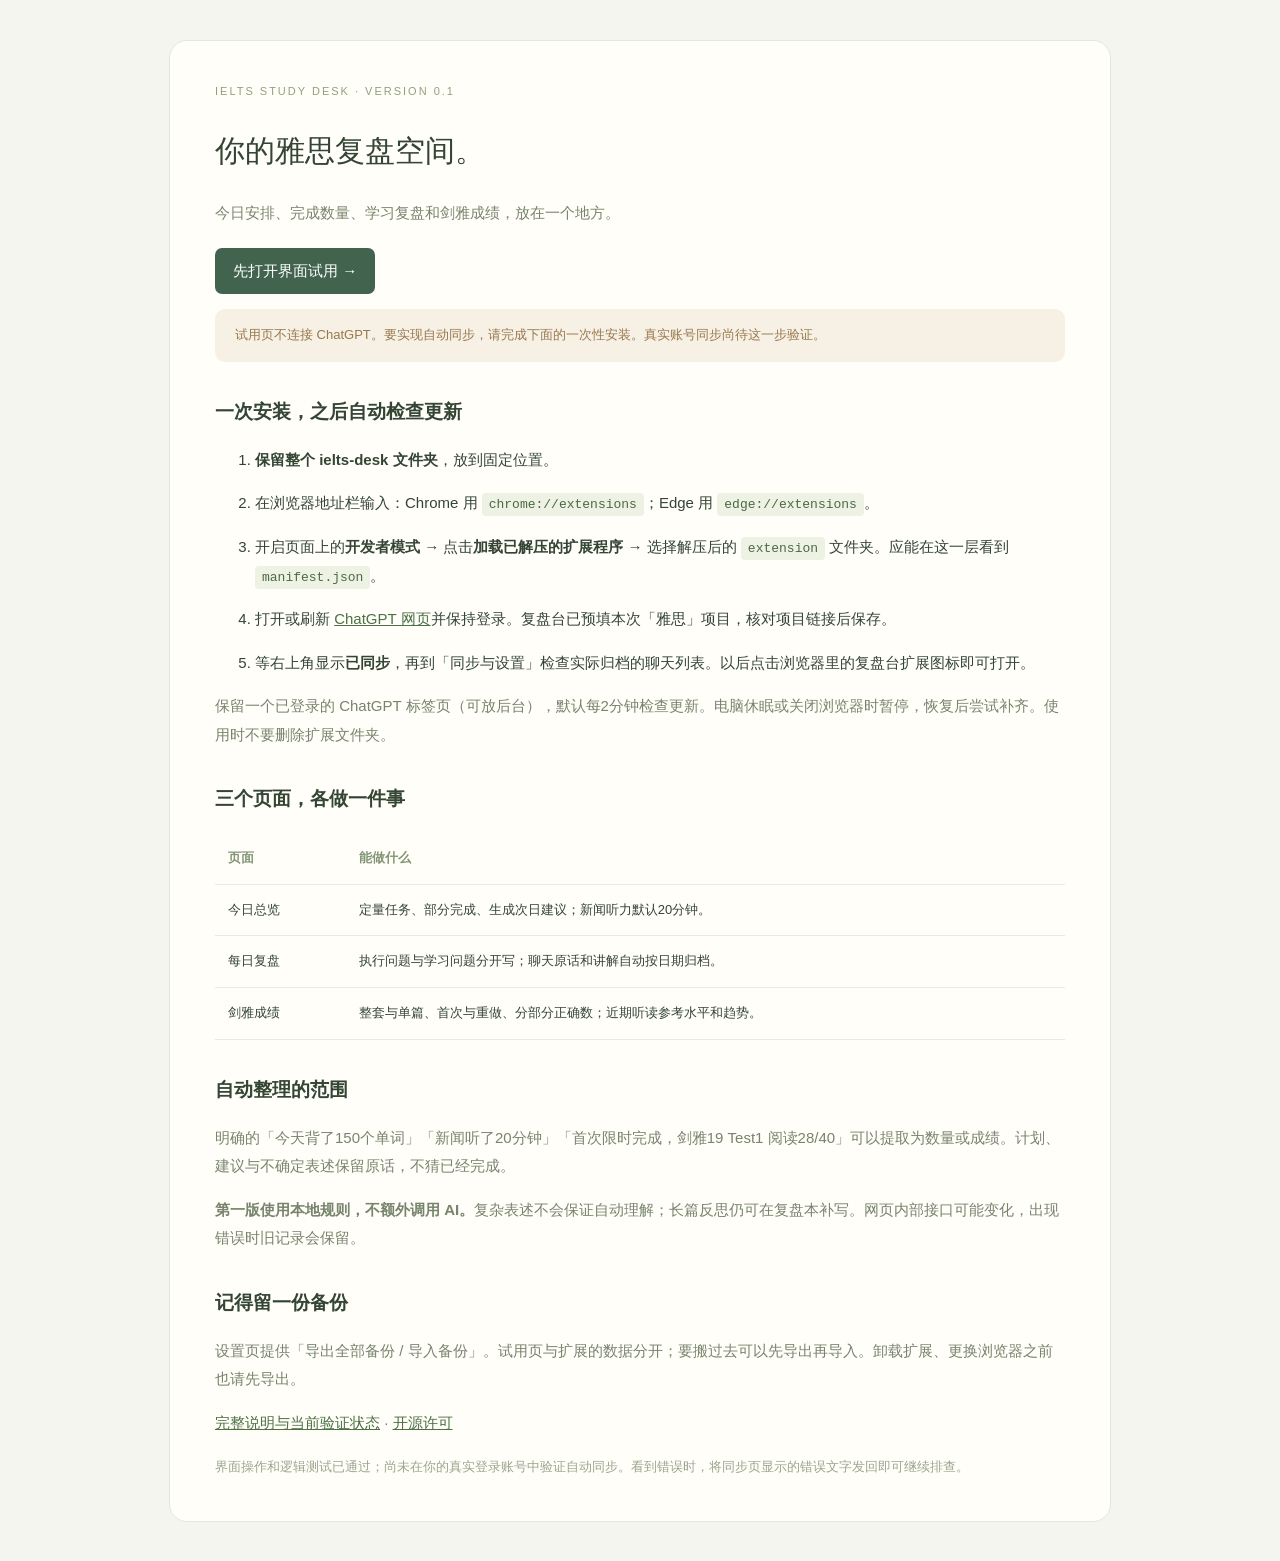
<file: START-HERE.html>
<!doctype html><html lang="zh-CN"><meta charset="utf-8"><meta name="viewport" content="width=device-width,initial-scale=1"><title>雅思复盘台 · 开始使用</title><style>body{background:#f5f5ef;color:#344534;font:15px/1.9 "Microsoft YaHei",sans-serif;margin:0;padding:40px 20px}main{max-width:850px;margin:auto;background:#fffef9;border:1px solid #e3e8d9;border-radius:18px;padding:40px 45px}h1{font-size:30px;font-weight:500}h2{font-size:19px;margin-top:32px}p{color:#78846d}li{margin:15px 0}code{background:#edf2e5;border-radius:4px;padding:4px 7px;color:#4c6941;font-size:13px}a{color:#4d7144}small{color:#9ca58f}b{font-weight:600}.tag{font-size:11px;letter-spacing:2px;color:#91a07f}.note{background:#f7f0e4;padding:14px 20px;border-radius:10px;font-size:13px;color:#98794e}.button{display:inline-block;padding:9px 18px;border-radius:7px;background:#42644f;color:#fff;text-decoration:none;margin:5px 0 15px}table{border-collapse:collapse;width:100%;font-size:13px}td,th{padding:13px;border-bottom:1px solid #e9edde;text-align:left}th{color:#839575}img{width:100%;border-radius:10px;border:1px solid #e3e8da}</style><main><div class="tag">IELTS STUDY DESK · VERSION 0.1</div><h1>你的雅思复盘空间。</h1><p>今日安排、完成数量、学习复盘和剑雅成绩，放在一个地方。</p><a class="button" href="extension/index.html">先打开界面试用 →</a><div class="note">试用页不连接 ChatGPT。要实现自动同步，请完成下面的一次性安装。真实账号同步尚待这一步验证。</div><h2>一次安装，之后自动检查更新</h2><ol><li><b>保留整个 ielts-desk 文件夹</b>，放到固定位置。</li><li>在浏览器地址栏输入：Chrome 用 <code>chrome://extensions</code>；Edge 用 <code>edge://extensions</code>。</li><li>开启页面上的<b>开发者模式</b> → 点击<b>加载已解压的扩展程序</b> → 选择解压后的 <code>extension</code> 文件夹。应能在这一层看到 <code>manifest.json</code>。</li><li>打开或刷新 <a href="https://chatgpt.com/" target="_blank">ChatGPT 网页</a>并保持登录。复盘台已预填本次「雅思」项目，核对项目链接后保存。</li><li>等右上角显示<b>已同步</b>，再到「同步与设置」检查实际归档的聊天列表。以后点击浏览器里的复盘台扩展图标即可打开。</li></ol><p>保留一个已登录的 ChatGPT 标签页（可放后台），默认每2分钟检查更新。电脑休眠或关闭浏览器时暂停，恢复后尝试补齐。使用时不要删除扩展文件夹。</p><h2>三个页面，各做一件事</h2><table><tr><th>页面</th><th>能做什么</th></tr><tr><td>今日总览</td><td>定量任务、部分完成、生成次日建议；新闻听力默认20分钟。</td></tr><tr><td>每日复盘</td><td>执行问题与学习问题分开写；聊天原话和讲解自动按日期归档。</td></tr><tr><td>剑雅成绩</td><td>整套与单篇、首次与重做、分部分正确数；近期听读参考水平和趋势。</td></tr></table><h2>自动整理的范围</h2><p>明确的「今天背了150个单词」「新闻听了20分钟」「首次限时完成，剑雅19 Test1 阅读28/40」可以提取为数量或成绩。计划、建议与不确定表述保留原话，不猜已经完成。</p><p><b>第一版使用本地规则，不额外调用 AI。</b>复杂表述不会保证自动理解；长篇反思仍可在复盘本补写。网页内部接口可能变化，出现错误时旧记录会保留。</p><h2>记得留一份备份</h2><p>设置页提供「导出全部备份 / 导入备份」。试用页与扩展的数据分开；要搬过去可以先导出再导入。卸载扩展、更换浏览器之前也请先导出。</p><p><a href="README.md">完整说明与当前验证状态</a> · <a href="LICENSES.txt">开源许可</a></p><small>界面操作和逻辑测试已通过；尚未在你的真实登录账号中验证自动同步。看到错误时，将同步页显示的错误文字发回即可继续排查。</small></main></html>
</file>
